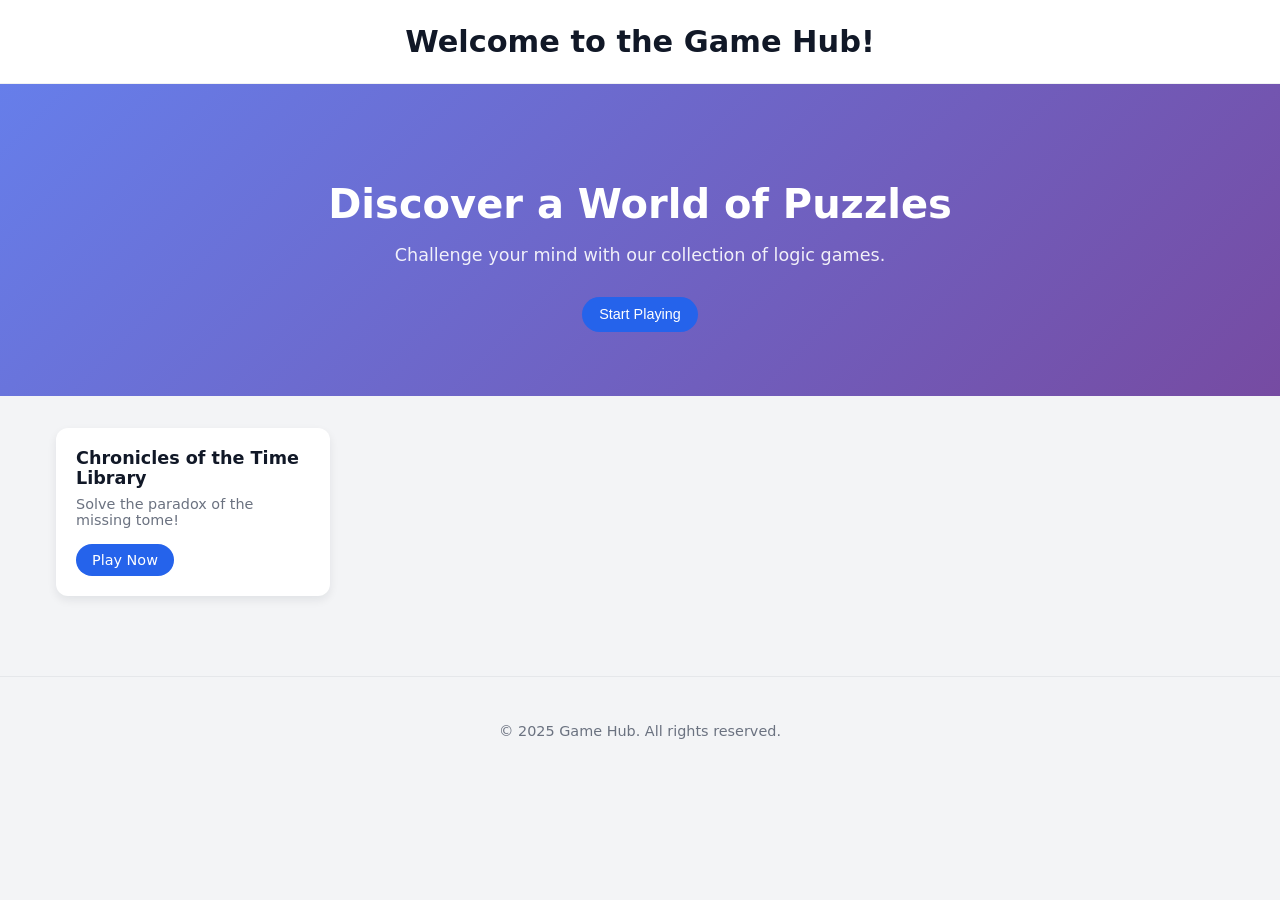
<file: index.html>
<!DOCTYPE html>
<html lang="en">
<head>
    <meta charset="UTF-8">
    <meta name="viewport" content="width=device-width, initial-scale=1.0">
    <title>Game Hub</title>
    <link rel="stylesheet" href="hub.css">
</head>
<body>
    <header>
        <h1>Welcome to the Game Hub!</h1>
    </header>
    <section id="hero">
        <div class="hero-content">
            <h2>Discover a World of Puzzles</h2>
            <p>Challenge your mind with our collection of logic games.</p>
            <button id="start-playing-btn">Start Playing</button>
        </div>
    </section>
    <main id="game-list">
        <!-- Games will be loaded here by hub.js -->
    </main>
    <footer>
        <p>&copy; 2025 Game Hub. All rights reserved.</p>
    </footer>
    <script src="hub.js"></script>
</body>
</html>
</file>
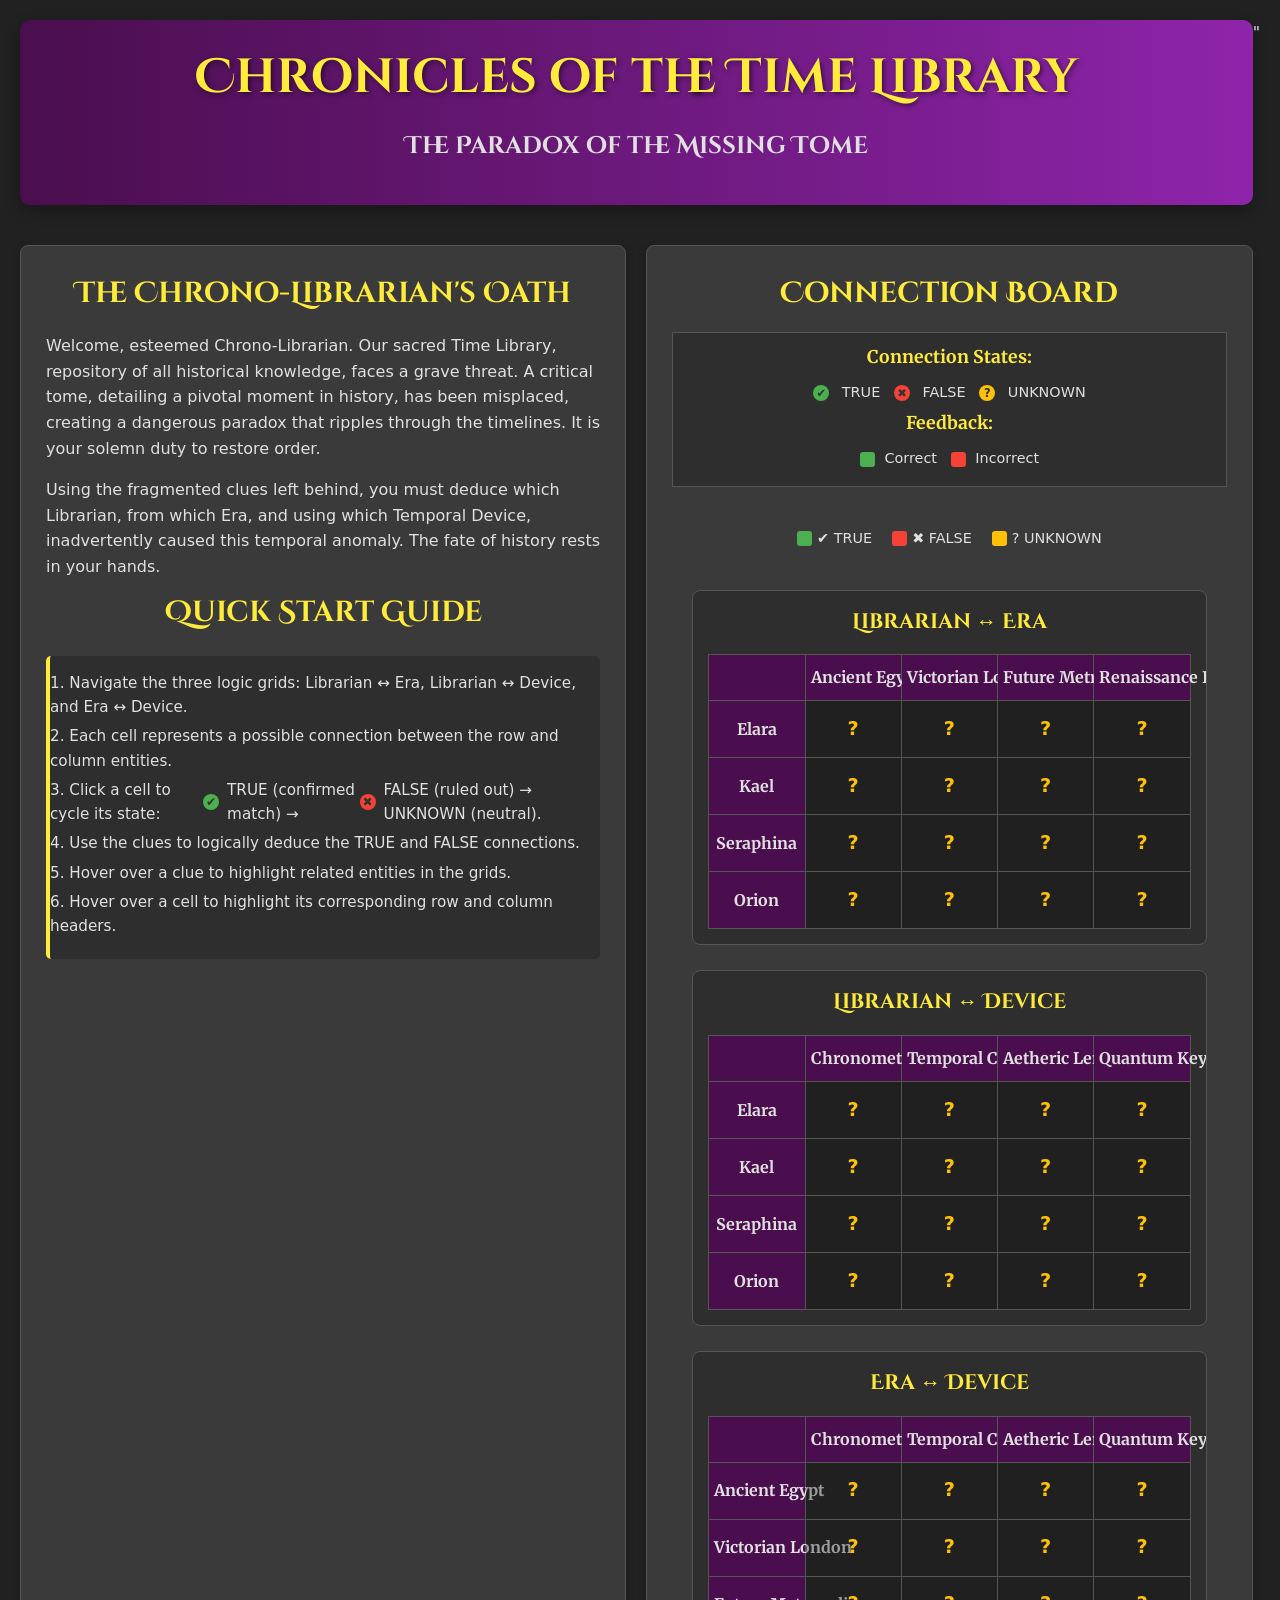
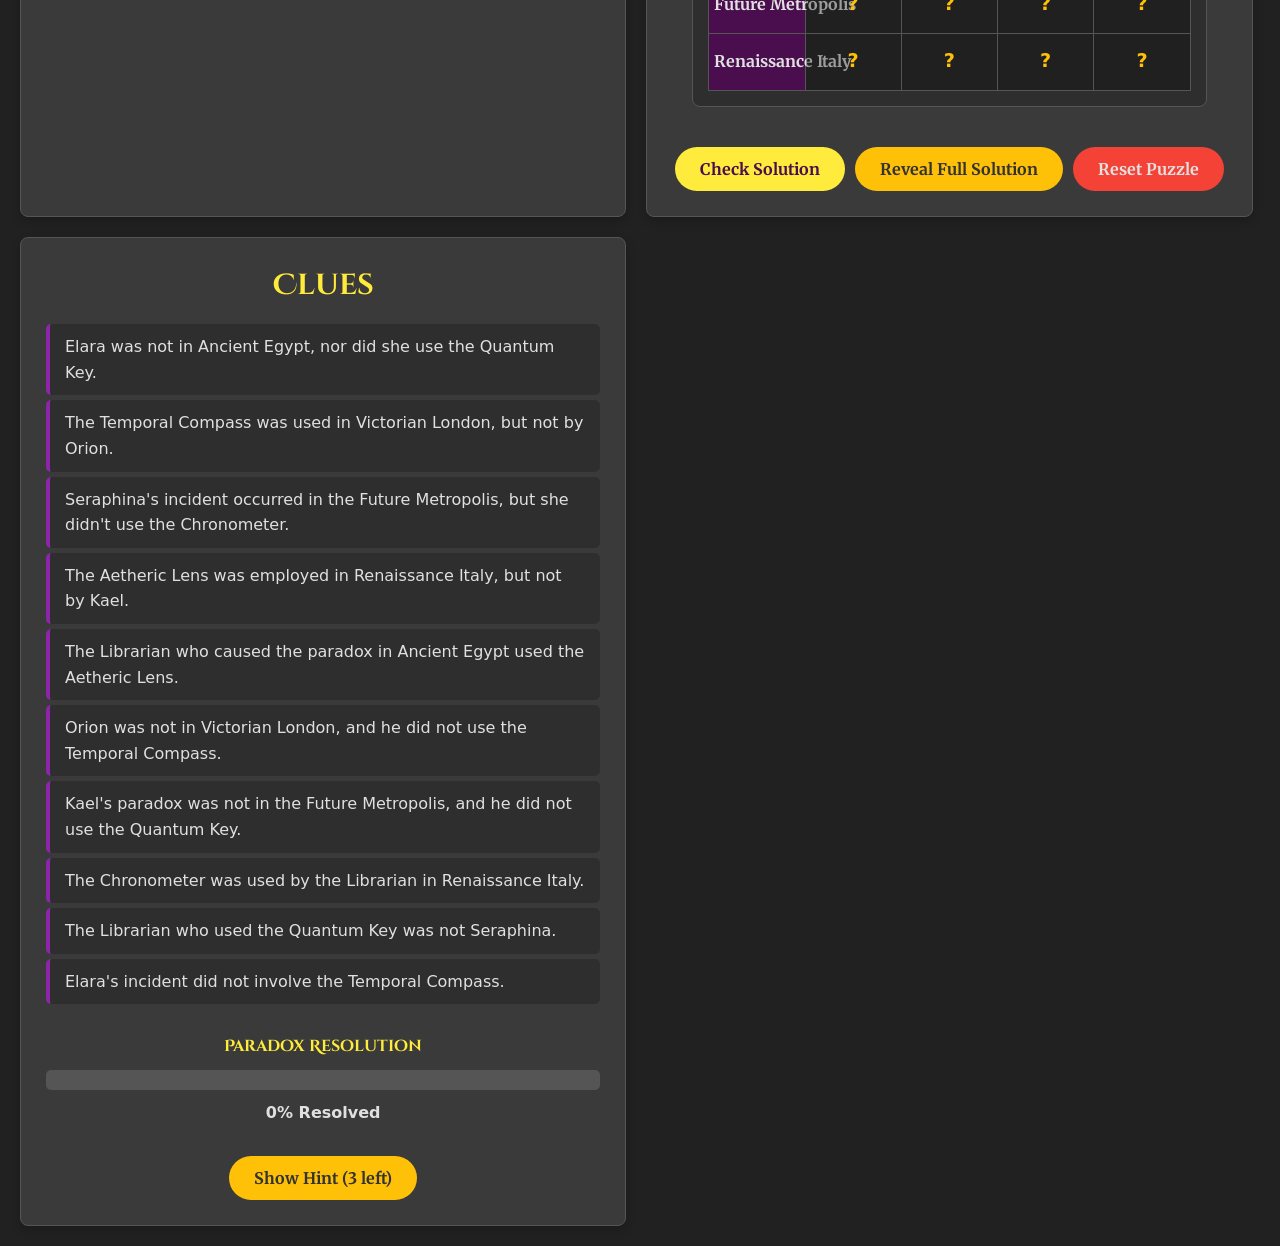
<file: puzzles/time-library-001/index.html>
<!DOCTYPE html>
<html lang="en">
<head>
    <meta charset="UTF-8">
    <meta name="viewport" content="width=device-width, initial-scale=1.0">
    <title>Chronicles of the Time Library: The Paradox of the Missing Tome</title>
    <link rel="stylesheet" href="styles.css">
    <link href="https://fonts.googleapis.com/css2?family=Cinzel+Decorative:wght@400;700&family=Merriweather:wght@300;400;700&display=swap" rel="stylesheet">
</head>
<body>
    <div class="game-container">
        <header class="game-header">
            <h1 class="game-title">Chronicles of the Time Library</h1>
            <h2 class="game-subtitle">The Paradox of the Missing Tome</h2>
        </header>

        <main class="game-main">
            <section class="panel story-panel">
                <h3>The Chrono-Librarian's Oath</h3>
                <p>Welcome, esteemed Chrono-Librarian. Our sacred Time Library, repository of all historical knowledge, faces a grave threat. A critical tome, detailing a pivotal moment in history, has been misplaced, creating a dangerous paradox that ripples through the timelines. It is your solemn duty to restore order.</p>
                <p>Using the fragmented clues left behind, you must deduce which Librarian, from which Era, and using which Temporal Device, inadvertently caused this temporal anomaly. The fate of history rests in your hands.</p>

                <h3>Quick Start Guide</h3>
                <ul class="quick-start">
                    <li>1. Navigate the three logic grids: Librarian ↔ Era, Librarian ↔ Device, and Era ↔ Device.</li>
                    <li>2. Each cell represents a possible connection between the row and column entities.</li>
                    <li>3. Click a cell to cycle its state: <span class="state-indicator true-state small-icon">✔</span> TRUE (confirmed match) &rarr; <span class="state-indicator false-state small-icon">✖</span> FALSE (ruled out) &rarr; UNKNOWN (neutral).</li>
                    <li>4. Use the clues to logically deduce the TRUE and FALSE connections.</li>
                    <li>5. Hover over a clue to highlight related entities in the grids.</li>
                    <li>6. Hover over a cell to highlight its corresponding row and column headers.</li>
                </ul>
            </section>

            <section class="panel board-panel">
                <h3>Connection Board</h3>
                <div class="legend">
                    <h4>Connection States:</h4>
                    <p><span class="state-indicator true-state small-icon">✔</span> TRUE &nbsp; <span class="state-indicator false-state small-icon">✖</span> FALSE &nbsp; <span class="state-indicator unknown-state small-icon">?</span> UNKNOWN</p>
                    <h4>Feedback:</h4>
                    <p><span class="feedback-indicator correct-feedback"></span> Correct &nbsp; <span class="feedback-indicator incorrect-feedback"></span> Incorrect</p>
                </div>
                <div id="connection-board" class="connection-board">
                    <div class="grid-legend">
                        <span class="true-state-legend">✔ TRUE</span>
                        <span class="false-state-legend">✖ FALSE</span>
                        <span class="unknown-state-legend">? UNKNOWN</span>
                    </div>
                    <div id="grid-librarian-era" class="logic-grid"></div>
                    <div id="grid-librarian-device" class="logic-grid"></div>
                    <div id="grid-era-device" class="logic-grid"></div>
                </div>
                <div class="board-controls">
                    <button id="check-solution-btn" class="game-button primary">Check Solution</button>
                    <button id="reveal-solution-btn" class="game-button tertiary">Reveal Full Solution</button>
                    <button id="reset-puzzle-btn" class="game-button secondary">Reset Puzzle</button>
                </div>
                <div id="feedback-message" class="feedback-message hidden"></div>
                <div id="solution-summary" class="solution-summary hidden"></div>
            </section>

            <section class="panel clues-panel">
                <h3>Clues</h3>
                <ul id="clues-list" class="clues-list">
                    <!-- Clues will be loaded here by JavaScript -->
                </ul>
                <div class="progress-area">
                    <h4>Paradox Resolution</h4>
                    <div class="progress-bar-container">
                        <div id="progress-bar" class="progress-bar" style="width: 0%;"></div>
                    </div>
                    <span id="progress-text">0% Resolved</span>
                </div>
                <div class="hint-area">
                    <button id="show-hint-btn" class="game-button tertiary">Show Hint (3 left)</button>
                    <p id="hint-text" class="hint-text hidden"></p>
                </div>
            </section>
        </main>
    </div>

    <div id="solution-overlay" class="solution-overlay hidden">
        <div class="solution-content">
            <h2 id="overlay-title"></h2>
            <p id="overlay-message"></p>
            <button id="close-overlay-btn" class="game-button primary">Continue</button>
        </div>
    </div>

    <script src="script.js"></script>
</body>
</html>"
</file>
<file: hub.css>
/* hub.css */

:root {
  --bg: #f3f4f6;
  --bg-card: #ffffff;
  --text-main: #111827;
  --text-muted: #6b7280;
  --accent: #2563eb;
  --accent-hover: #1d4ed8;
  --radius-card: 12px;
  --shadow-soft: 0 4px 10px rgba(15, 23, 42, 0.08);
}

*,
*::before,
*::after {
  box-sizing: border-box;
}

body {
  margin: 0;
  padding: 0;
  font-family: -apple-system, BlinkMacSystemFont, "Segoe UI", system-ui, sans-serif;
  background: var(--bg);
  color: var(--text-main);
}

header {
  background: #ffffff;
  border-bottom: 1px solid rgba(15, 23, 42, 0.06);
  padding: 1.5rem 1rem;
  text-align: center;
}

header h1 {
  margin: 0;
  font-size: 1.9rem;
  font-weight: 700;
}

header p {
  margin-top: 0.5rem;
  margin-bottom: 0;
  font-size: 0.95rem;
  color: var(--text-muted);
}

#hero {
  background: linear-gradient(135deg, #667eea, #764ba2);
  color: #ffffff;
  padding: 4rem 1rem;
  text-align: center;
  margin-bottom: 2rem;
}

#hero h2 {
  font-size: 2.5rem;
  margin-bottom: 1rem;
}

#hero p {
  font-size: 1.1rem;
  margin-bottom: 2rem;
  opacity: 0.9;
}

.hero-actions button,
.hero-actions a,
#start-playing-btn { /* Added #start-playing-btn here */
  display: inline-flex;
  align-items: center;
  justify-content: center;
  padding: 0.6rem 1.1rem;
  border-radius: 999px;
  border: none;
  font-size: 0.9rem;
  font-weight: 500;
  cursor: pointer;
  text-decoration: none;
  transition: background-color 0.15s ease, box-shadow 0.15s ease, transform 0.15s ease;
}

#start-playing-btn { /* Specific style for the start playing button */
  background-color: var(--accent);
  color: #ffffff;
}

#start-playing-btn:hover {
  background-color: var(--accent-hover);
  box-shadow: 0 8px 18px rgba(37, 99, 235, 0.35);
  transform: translateY(-1px);
}

main#game-list { /* Changed to main#game-list */
  max-width: 1200px;
  margin: 2rem auto;
  padding: 0 1rem 3rem; /* Added bottom padding */
  display: grid;
  grid-template-columns: repeat(auto-fill, minmax(260px, 1fr));
  gap: 1.5rem;
}

.game-card {
  background-color: var(--bg-card);
  border-radius: var(--radius-card);
  padding: 1.25rem;
  box-shadow: var(--shadow-soft);
  display: flex;
  flex-direction: column;
  justify-content: space-between;
  text-align: left;
  transition: transform 0.15s ease, box-shadow 0.15s ease;
}

.game-card:hover {
  transform: translateY(-3px);
  box-shadow: 0 10px 25px rgba(15, 23, 42, 0.12);
}

.game-card h2 {
  margin-top: 0;
  margin-bottom: 0.5rem;
  font-size: 1.1rem;
}

.game-card p {
  margin: 0 0 1rem 0;
  font-size: 0.9rem;
  color: var(--text-muted);
}

.game-card a {
  align-self: flex-start;
  display: inline-block;
  padding: 0.5rem 1rem;
  border-radius: 999px;
  background-color: var(--accent);
  color: #ffffff;
  text-decoration: none;
  font-size: 0.9rem;
  font-weight: 500;
  transition: background-color 0.15s ease, transform 0.15s ease, box-shadow 0.15s ease;
}

.game-card a:hover {
  background-color: var(--accent-hover);
  box-shadow: 0 8px 18px rgba(37, 99, 235, 0.35);
  transform: translateY(-1px);
}

footer {
  text-align: center;
  padding: 2rem 1rem;
  color: var(--text-muted);
  font-size: 0.9rem;
  border-top: 1px solid rgba(15, 23, 42, 0.06);
  margin-top: 2rem;
}
</file>
<file: puzzles/time-library-001/styles.css>
/* General Styles */
:root {
    --color-primary: #4a0e4e; /* Deep Purple */
    --color-secondary: #8e24aa; /* Medium Purple */
    --color-accent: #ffeb3b; /* Amber/Gold */
    --color-text-light: #e0e0e0;
    --color-text-dark: #333;
    --color-background: #212121; /* Dark Grey */
    --color-panel-bg: #3a3a3a;
    --color-border: #555;
    --color-success: #4CAF50;
    --color-error: #F44336;
    --color-true: #4CAF50;
    --color-false: #F44336;
    --color-unknown: #FFC107;
}

body {
    font-family: -apple-system, BlinkMacSystemFont, "Segoe UI", system-ui, sans-serif;
    margin: 0;
    padding: 0;
    background-color: var(--color-background);
    color: var(--color-text-light);
    line-height: 1.6;
    display: flex;
    justify-content: center;
    align-items: flex-start;
    min-height: 100vh;
    padding: 20px;
    box-sizing: border-box;
}

.game-container {
    display: grid;
    grid-template-columns: 1fr;
    gap: 20px;
    max-width: 1400px;
    width: 100%;
}

@media (min-width: 768px) {
    .game-container {
        grid-template-columns: 1fr 1fr;
    }
}

@media (min-width: 1024px) {
    .game-container {
        grid-template-columns: 1.5fr 1fr;
    }
    .game-main {
        grid-template-columns: 2fr 1fr; /* Story/Board on left, Clues/Hints on right */
    }
}

.game-header {
    grid-column: 1 / -1;
    text-align: center;
    padding: 20px;
    background: linear-gradient(to right, var(--color-primary), var(--color-secondary));
    border-radius: 10px;
    margin-bottom: 20px;
    box-shadow: 0 5px 15px rgba(0, 0, 0, 0.3);
}

.game-title {
    font-family: 'Cinzel Decorative', serif;
    font-size: 3em;
    color: var(--color-accent);
    margin: 0;
    text-shadow: 2px 2px 5px rgba(0, 0, 0, 0.5);
}

.game-subtitle {
    font-family: 'Cinzel Decorative', serif;
    font-size: 1.5em;
    color: var(--color-text-light);
    margin-top: 10px;
}

.game-main {
    display: grid;
    grid-template-columns: 1fr;
    gap: 20px;
    grid-column: 1 / -1;
}

@media (min-width: 768px) {
    .game-main {
        grid-template-columns: 1fr 1fr;
    }
}

/* Responsive stacking for smaller screens */
@media (max-width: 767px) {
    .game-main {
        grid-template-areas:
            "story-panel"
            "clues-panel"
            "board-panel";
    }
    .story-panel { grid-area: story-panel; }
    .clues-panel { grid-area: clues-panel; }
    .board-panel { grid-area: board-panel; }
}

.panel {
    background-color: var(--color-panel-bg);
    border-radius: 8px;
    padding: 25px;
    box-shadow: 0 4px 10px rgba(0, 0, 0, 0.2);
    border: 1px solid var(--color-border);
}

.panel h3 {
    font-family: 'Cinzel Decorative', serif;
    color: var(--color-accent);
    margin-top: 0;
    margin-bottom: 15px;
    font-size: 1.8em;
    text-align: center;
}

.panel p, .panel ul {
    color: var(--color-text-light);
    margin-bottom: 10px;
}

.panel ul {
    list-style-type: none;
    padding-left: 0;
}

.panel ul li {
    margin-bottom: 5px;
    display: flex;
    align-items: center;
}

.quick-start {
    margin-top: 20px;
    padding: 15px;
    background-color: rgba(0, 0, 0, 0.2);
    border-radius: 5px;
    border-left: 4px solid var(--color-accent);
}

.quick-start li {
    margin-bottom: 8px;
    font-size: 0.95em;
}

.state-indicator {
    display: inline-block;
    width: 20px;
    height: 20px;
    line-height: 20px;
    text-align: center;
    border-radius: 50%;
    margin-right: 8px;
    font-weight: bold;
    color: var(--color-text-dark);
    flex-shrink: 0;
}

.state-indicator.small-icon {
    width: 16px;
    height: 16px;
    line-height: 16px;
    font-size: 0.8em;
}

.true-state {
    background-color: var(--color-true);
}

.false-state {
    background-color: var(--color-false);
}

.unknown-state {
    background-color: var(--color-unknown);
}

/* Legend for Connection Board */
.legend {
    background-color: rgba(0, 0, 0, 0.2);
    border: 1px solid var(--color-border);
    border-radius: 5_px;
    padding: 10px;
    margin-bottom: 20px;
    text-align: center;
}

.legend h4 {
    color: var(--color-accent);
    margin-top: 0;
    margin-bottom: 10px;
    font-family: 'Merriweather', serif;
    font-size: 1.1em;
}

.legend p {
    margin: 5px 0;
    font-size: 0.9em;
}

.feedback-indicator {
    display: inline-block;
    width: 15px;
    height: 15px;
    border-radius: 3px;
    margin-right: 5px;
    vertical-align: middle;
}

.correct-feedback {
    background-color: var(--color-true);
}

.incorrect-feedback {
    background-color: var(--color-false);
}

/* Connection Board */
.connection-board {
    display: flex;
    flex-direction: column;
    gap: 25px;
    padding: 20px;
}

.grid-legend {
    display: flex;
    justify-content: center;
    gap: 20px;
    margin-bottom: 15px;
    font-size: 0.9em;
}

.grid-legend span {
    display: flex;
    align-items: center;
    gap: 5px;
    color: var(--color-text-light);
}

.grid-legend span::before {
    content: '';
    display: inline-block;
    width: 15px;
    height: 15px;
    border-radius: 3px;
}

.grid-legend .true-state-legend::before { background-color: var(--color-true); }
.grid-legend .false-state-legend::before { background-color: var(--color-false); }
.grid-legend .unknown-state-legend::before { background-color: var(--color-unknown); }


.logic-grid {
    background-color: rgba(0, 0, 0, 0.2);
    border: 1px solid var(--color-border);
    border-radius: 8px;
    padding: 15px;
    overflow-x: auto; /* Enable horizontal scrolling for wider grids */
}

.logic-grid h4 {
    font-family: 'Cinzel Decorative', serif;
    color: var(--color-accent);
    text-align: center;
    margin-top: 0;
    margin-bottom: 15px;
    font-size: 1.3em;
}

.logic-grid table {
    width: 100%;
    border-collapse: collapse;
    table-layout: fixed; /* Ensures columns have equal width */
}

.logic-grid th, .logic-grid td {
    border: 1px solid var(--color-border);
    padding: 8px;
    text-align: center;
    color: var(--color-text-light);
    position: relative;
    white-space: nowrap; /* Prevent text wrapping in headers */
}

.logic-grid th {
    background-color: var(--color-primary);
    font-family: 'Merriweather', serif;
    font-weight: bold;
    cursor: default;
    padding: 10px 5px;
}

.logic-grid td {
    background-color: rgba(0, 0, 0, 0.3);
    cursor: pointer;
    transition: background-color 0.2s, border-color 0.2s, box-shadow 0.2s;
    height: 40px; /* Fixed height for cells */
}

/* Cell States */
.logic-grid td.state-unknown {
    background-color: rgba(0, 0, 0, 0.3);
    color: var(--color-unknown);
    font-weight: bold;
}

.logic-grid td.state-true {
    background-color: var(--color-true);
    color: var(--color-text-dark);
    font-weight: bold;
}

.logic-grid td.state-false {
    background-color: var(--color-false);
    color: var(--color-text-dark);
    font-weight: bold;
}

/* Hover effects */
.logic-grid td:hover {
    background-color: rgba(255, 255, 255, 0.1);
    box-shadow: 0 0 8px 2px rgba(255, 255, 255, 0.2);
}

.logic-grid th.hover-highlight {
    background-color: var(--color-secondary);
    box-shadow: 0 0 8px 2px var(--color-accent);
}

/* Feedback styles for cells */
.logic-grid td.feedback-correct {
    border: 2px solid var(--color-true);
    box-shadow: 0 0 8px 2px var(--color-true);
}

.logic-grid td.feedback-incorrect {
    border: 2px solid var(--color-false);
    box-shadow: 0 0 8px 2px var(--color-false);
}

/* Revealed solution styles */
.logic-grid td.revealed-correct {
    background-color: var(--color-true);
    color: var(--color-text-dark);
    border: 1px solid var(--color-true);
}

.logic-grid td.revealed-incorrect {
    background-color: var(--color-false);
    color: var(--color-text-dark);
    border: 1px solid var(--color-false);
}

.logic-grid td.revealed-fixed {
    background-color: #5cb85c; /* A slightly different green for fixed */
    color: var(--color-text-dark);
    border: 2px solid #4cae4c;
    position: relative;
}

.logic-grid td.revealed-fixed::after {
    content: '✔';
    position: absolute;
    top: 2px;
    right: 2px;
    font-size: 0.7em;
    color: var(--color-text-dark);
}

.logic-grid td .icon {
    font-size: 1.2em;
    line-height: 1;
}

.logic-grid td.state-unknown .icon {
    color: var(--color-unknown);
}

.logic-grid td.state-true .icon {
    color: var(--color-text-dark);
}

.logic-grid td.state-false .icon {
    color: var(--color-text-dark);
}

/* Remove old entity-item hover-target */
.entity-item.hover-target {
    background-color: var(--color-primary);
    transform: scale(1.02);
    box-shadow: 0 0 10px 3px var(--color-accent);
}

/* Remove old revealed connection line styles */
.connection-line.revealed-correct,
.connection-line.revealed-incorrect,
.connection-line.revealed-unknown {
    display: none;
}

/* Remove old revealed entity item styles */
.entity-item.revealed-correct,
.entity-item.revealed-incorrect,
.entity-item.revealed-unknown,
.entity-item.revealed-fixed {
    display: none;
}

/* Controls */
.board-controls {
    text-align: center;
    margin-top: 20px;
    display: flex;
    flex-wrap: wrap;
    justify-content: center;
    gap: 10px;
}

.game-button {
    padding: 12px 25px;
    font-size: 1em;
    margin: 0; /* Reset margin for gap */
    border: none;
    border-radius: 25px;
    cursor: pointer;
    transition: background-color 0.2s, transform 0.2s, box-shadow 0.2s;
    font-family: 'Merriweather', serif;
    font-weight: bold;
}

.game-button.primary {
    background-color: var(--color-accent);
    color: var(--color-primary);
}

.game-button.primary:hover {
    background-color: #ffe000;
    transform: translateY(-2px);
    box-shadow: 0 4px 8px rgba(0, 0, 0, 0.3);
}

.game-button.secondary {
    background-color: var(--color-false);
    color: var(--color-text-light);
}

.game-button.secondary:hover {
    background-color: #d32f2f;
    transform: translateY(-2px);
    box-shadow: 0 4px 8px rgba(0, 0, 0, 0.3);
}

.game-button.tertiary {
    background-color: var(--color-unknown);
    color: var(--color-text-dark);
}

.game-button.tertiary:hover {
    background-color: #ffb300;
    transform: translateY(-2px);
    box-shadow: 0 4px 8px rgba(0, 0, 0, 0.3);
}

/* Feedback Message */
.feedback-message {
    margin-top: 20px;
    padding: 15px;
    border-radius: 8px;
    text-align: center;
    font-weight: bold;
    font-size: 1.1em;
    border: 1px solid transparent;
}

.feedback-message.success {
    background-color: #d4edda;
    color: #155724;
    border-color: #c3e6cb;
}

.feedback-message.error {
    background-color: #f8d7da;
    color: #721c24;
    border-color: #f5c6cb;
}

.hidden {
    display: none;
}

/* Solution Summary */
.solution-summary {
    margin-top: 20px;
    padding: 15px;
    background-color: rgba(0, 0, 0, 0.3);
    border-radius: 8px;
    border: 1px solid var(--color-border);
    text-align: center;
    font-size: 0.95em;
}

.solution-summary p {
    margin: 5px 0;
}

/* Clues Panel */
.clues-list {
    list-style-type: none;
    padding: 0;
    margin-top: 15px;
}

.clues-list li {
    background-color: rgba(0, 0, 0, 0.2);
    border-left: 4px solid var(--color-secondary);
    margin-bottom: 10px;
    padding: 10px 15px;
    border-radius: 5px;
    cursor: help; /* Indicate hoverable */
    transition: background-color 0.2s, border-color 0.2s;
}

.clues-list li:hover {
    background-color: rgba(0, 0, 0, 0.4);
    border-color: var(--color-accent);
}

/* Progress Area */
.progress-area {
    margin-top: 30px;
    text-align: center;
}

.progress-area h4 {
    color: var(--color-accent);
    font-family: 'Cinzel Decorative', serif;
    margin-bottom: 10px;
}

.progress-bar-container {
    width: 100%;
    background-color: var(--color-border);
    border-radius: 5px;
    overflow: hidden;
    height: 20px;
    margin-bottom: 10px;
}

.progress-bar {
    height: 100%;
    width: 0%;
    background-color: var(--color-true);
    border-radius: 5px;
    transition: width 0.5s ease-in-out;
}

#progress-text {
    color: var(--color-text-light);
    font-weight: bold;
}

/* Hint Area */
.hint-area {
    margin-top: 30px;
    text-align: center;
}

.hint-text {
    background-color: rgba(0, 0, 0, 0.3);
    border: 1px solid var(--color-unknown);
    border-radius: 5px;
    padding: 15px;
    margin-top: 15px;
    font-style: italic;
    color: var(--color-text-light);
}

/* Solution Overlay */
.solution-overlay {
    position: fixed;
    top: 0;
    left: 0;
    width: 100%;
    height: 100%;
    background-color: rgba(0, 0, 0, 0.8);
    display: flex;
    justify-content: center;
    align-items: center;
    z-index: 1000;
    opacity: 0;
    visibility: hidden;
    transition: opacity 0.3s ease-in-out, visibility 0.3s ease-in-out;
}

.solution-overlay.show {
    opacity: 1;
    visibility: visible;
}

.solution-content {
    background-color: var(--color-panel-bg);
    padding: 40px;
    border-radius: 10px;
    text-align: center;
    box-shadow: 0 0 20px rgba(0, 0, 0, 0.5);
    border: 2px solid var(--color-accent);
    transform: scale(0.8);
    transition: transform 0.3s ease-in-out;
}

.solution-overlay.show .solution-content {
    transform: scale(1);
}

.solution-content h2 {
    font-family: 'Cinzel Decorative', serif;
    color: var(--color-true);
    font-size: 2.5em;
    margin-bottom: 20px;
}

.solution-content p {
    font-size: 1.2em;
    color: var(--color-text-light);
    margin-bottom: 30px;
}

.solution-content button {
    background-color: var(--color-accent);
    color: var(--color-primary);
    padding: 10px 25px;
    border-radius: 25px;
    font-weight: bold;
    font-size: 1em;
}

.solution-content button:hover {
    background-color: #ffe000;
}

.entity-item.hover-target {
    background-color: var(--color-primary);
    transform: scale(1.02);
    box-shadow: 0 0 10px 3px var(--color-accent);
}

.connection-line.revealed-correct {
    background-color: var(--color-true);
    box-shadow: 0 0 5px 1px var(--color-true);
}

.connection-line.revealed-incorrect {
    background-color: var(--color-false);
    box-shadow: 0 0 5px 1px var(--color-false);
}

.connection-line.revealed-unknown {
    background-color: var(--color-unknown);
    box-shadow: 0 0 5px 1px var(--color-unknown);
}

.entity-item.revealed-correct {
    border-color: var(--color-true);
    box-shadow: 0 0 8px 2px var(--color-true);
}

.entity-item.revealed-incorrect {
    border-color: var(--color-false);
    box-shadow: 0 0 8px 2px var(--color-false);
}

.entity-item.revealed-unknown {
    border-color: var(--color-unknown);
    box-shadow: 0 0 8px 2px var(--color-unknown);
}

.entity-item.revealed-fixed {
    background-color: #5cb85c; /* A slightly different green for fixed */
    border-color: #4cae4c;
    box-shadow: 0 0 8px 2px #4cae4c;
}

.solution-summary h4 {
    color: var(--color-accent);
    margin-bottom: 10px;
}

.solution-summary p {
    margin: 5px 0;
}

.solution-summary .category-score {
    font-weight: bold;
    color: var(--color-text-light);
}

.solution-summary .category-score.all-correct {
    color: var(--color-true);
}

.solution-summary .category-score.some-incorrect {
    color: var(--color-unknown);
}

.solution-summary .category-score.all-incorrect {
    color: var(--color-false);
}
</file>
